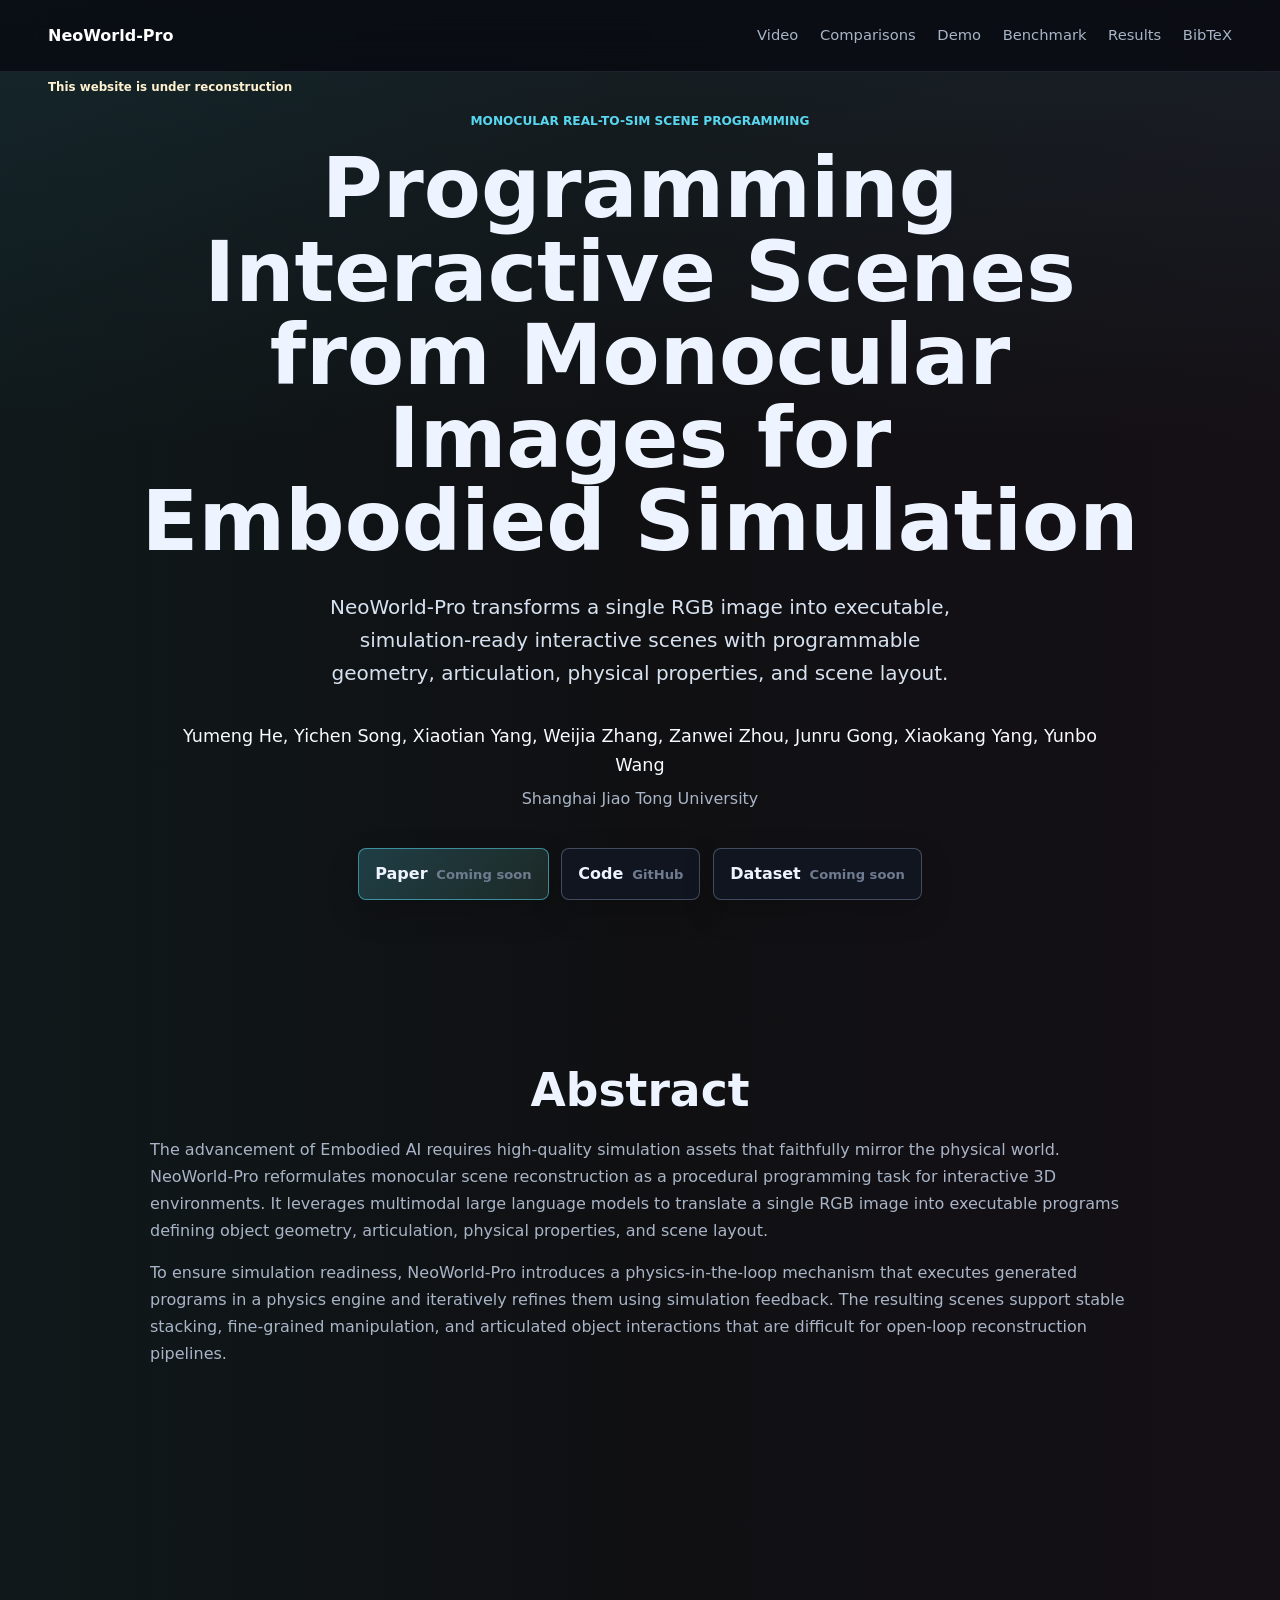
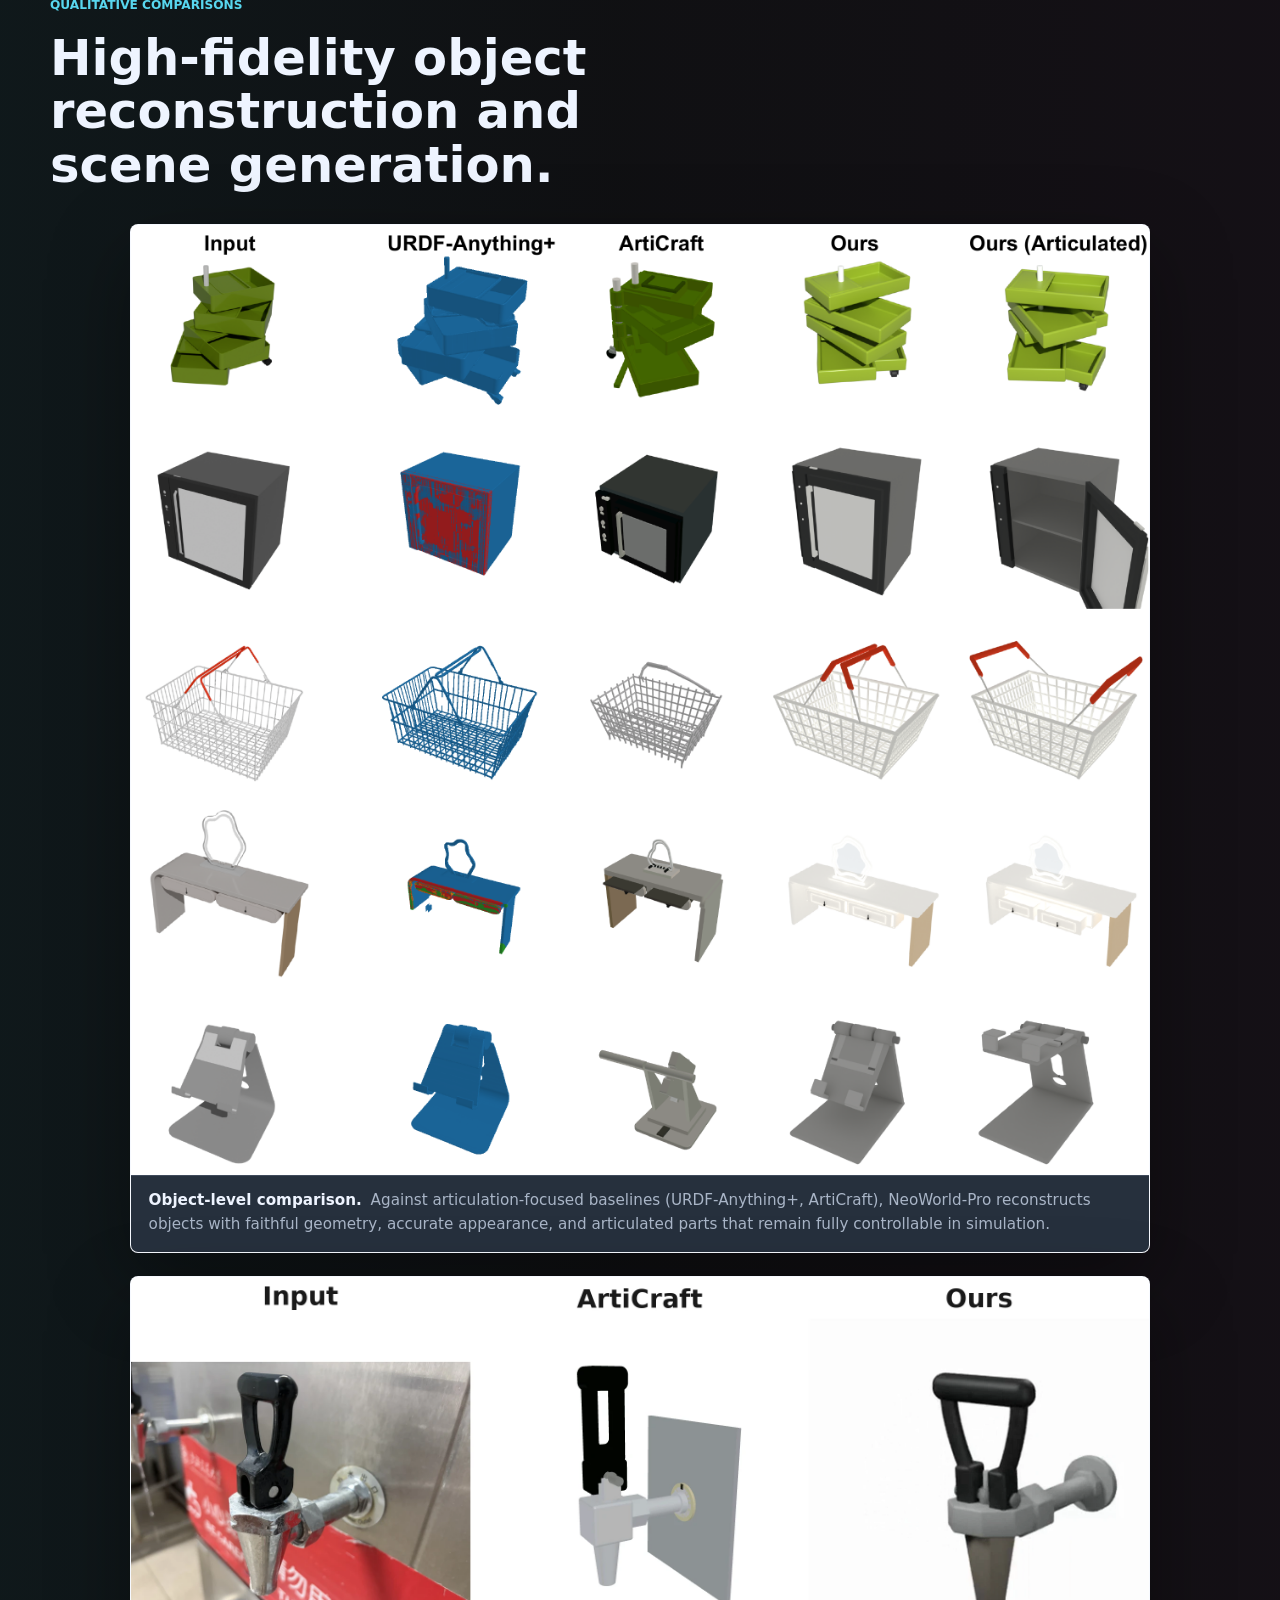
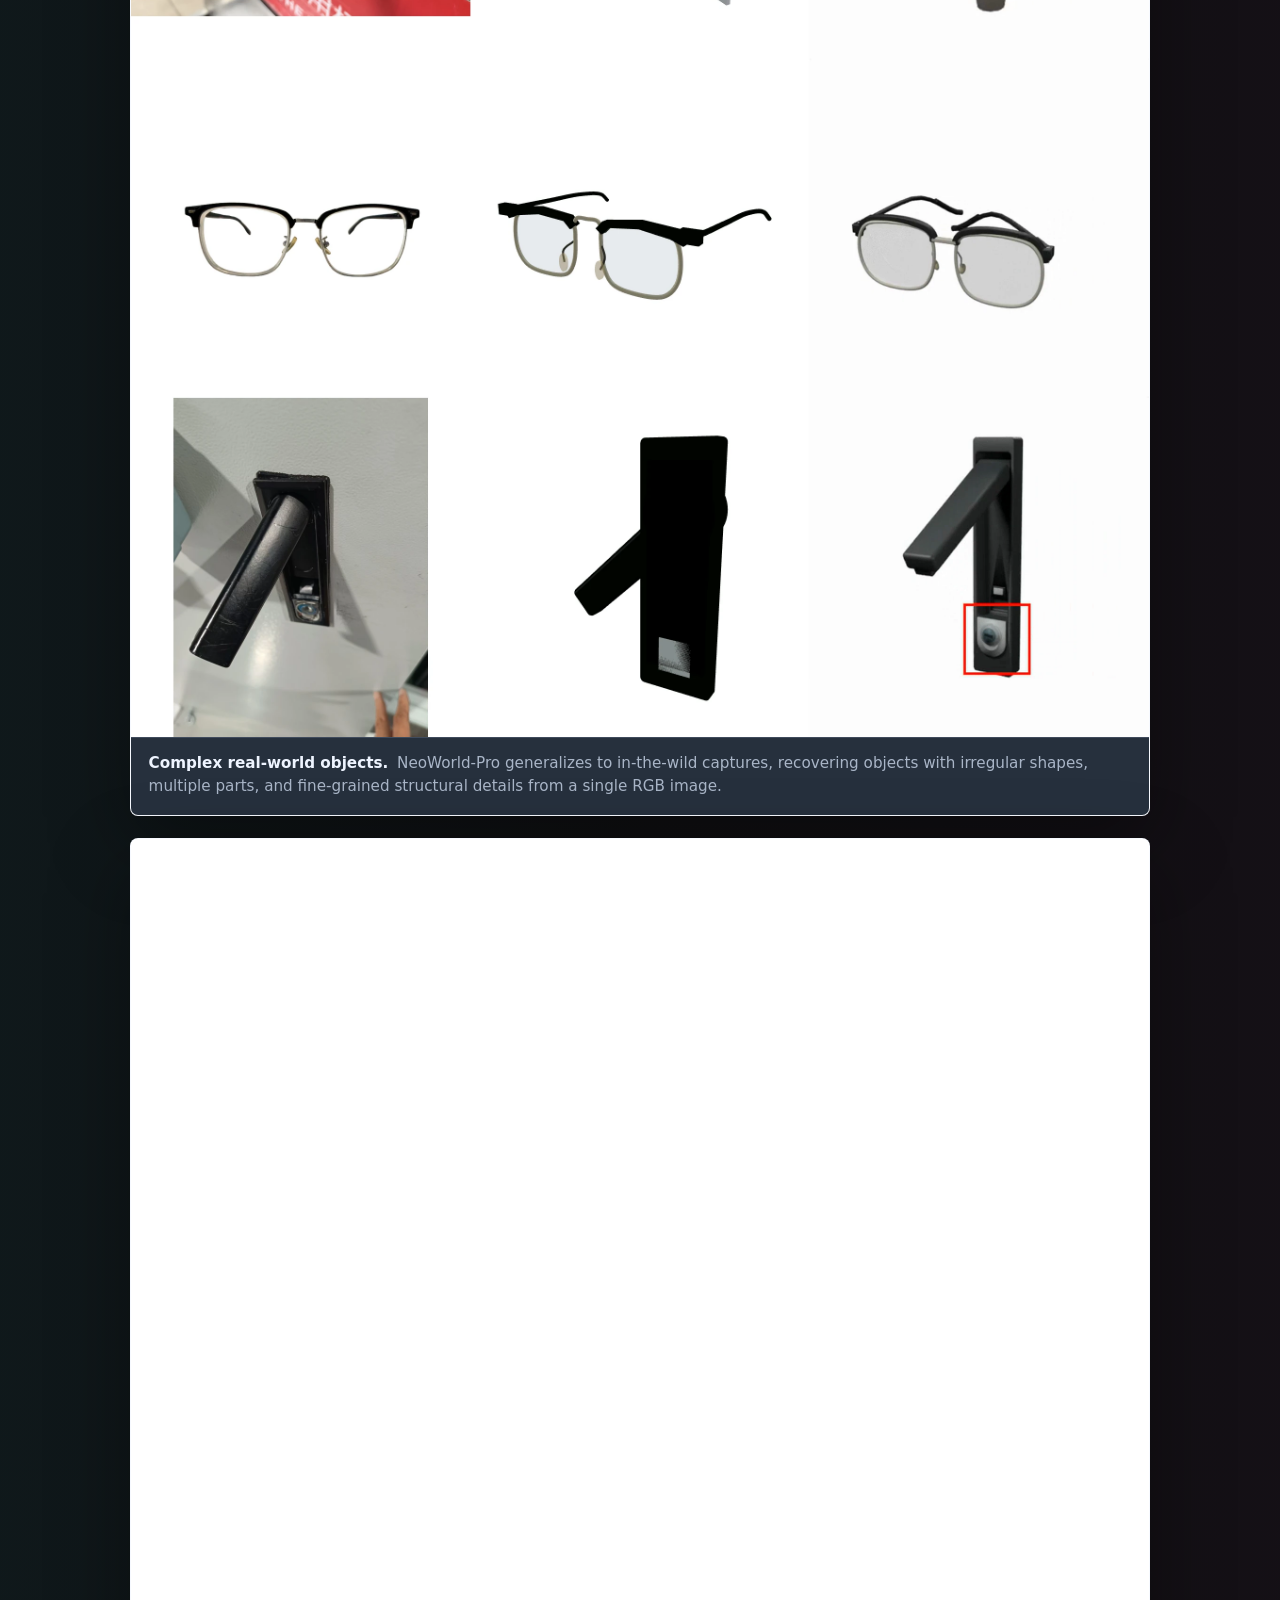
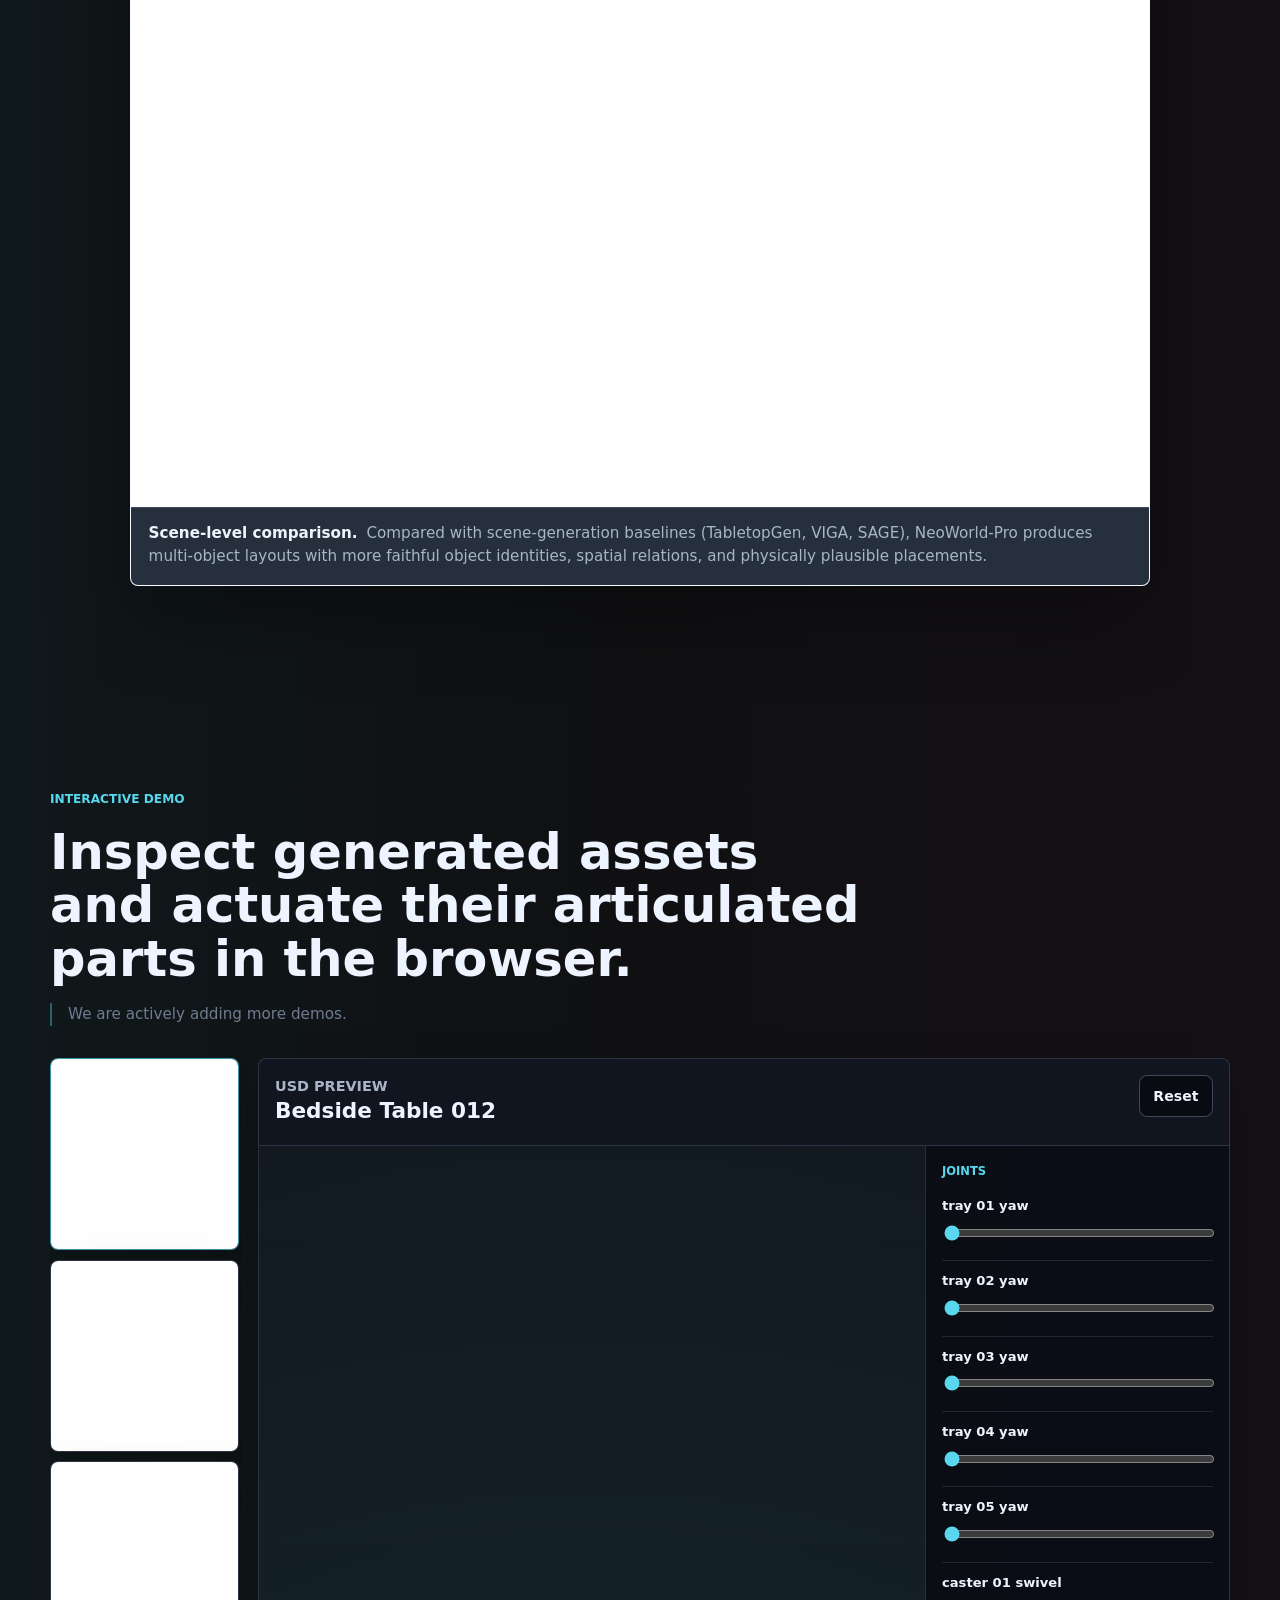
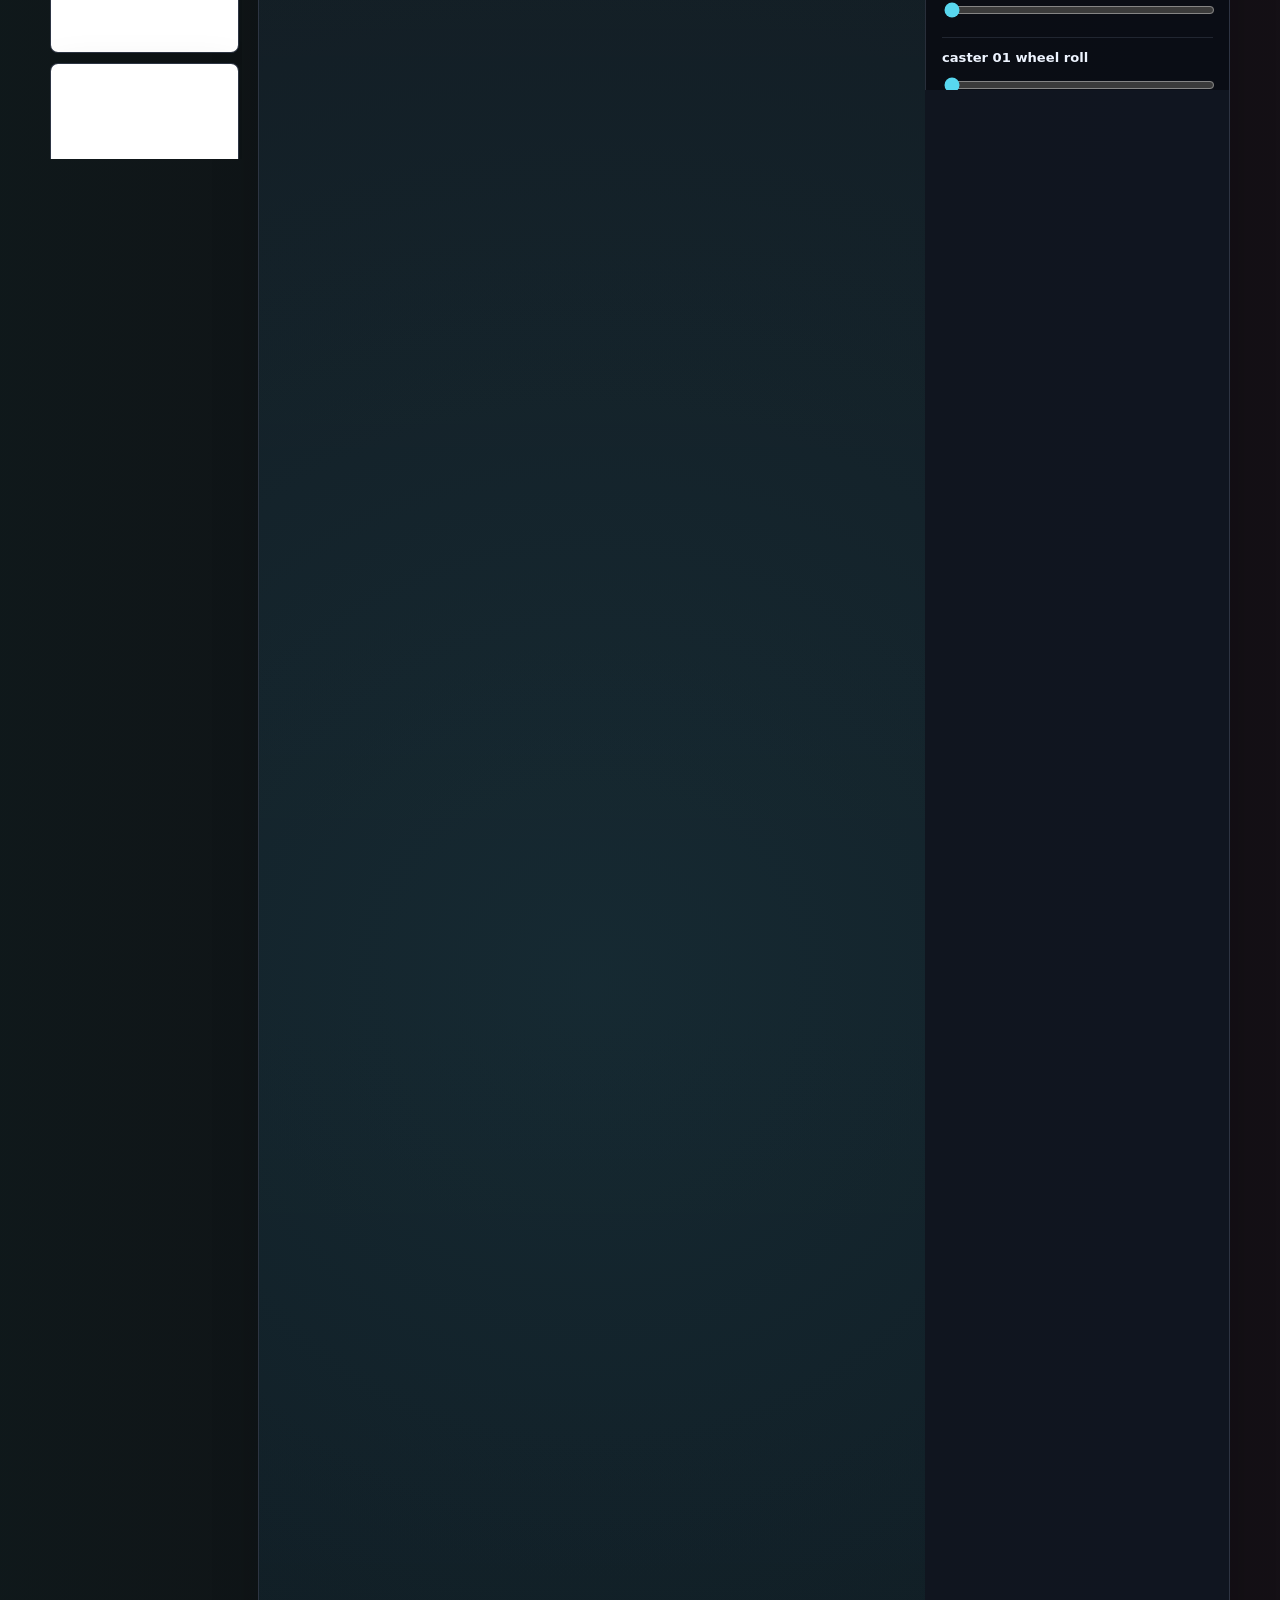
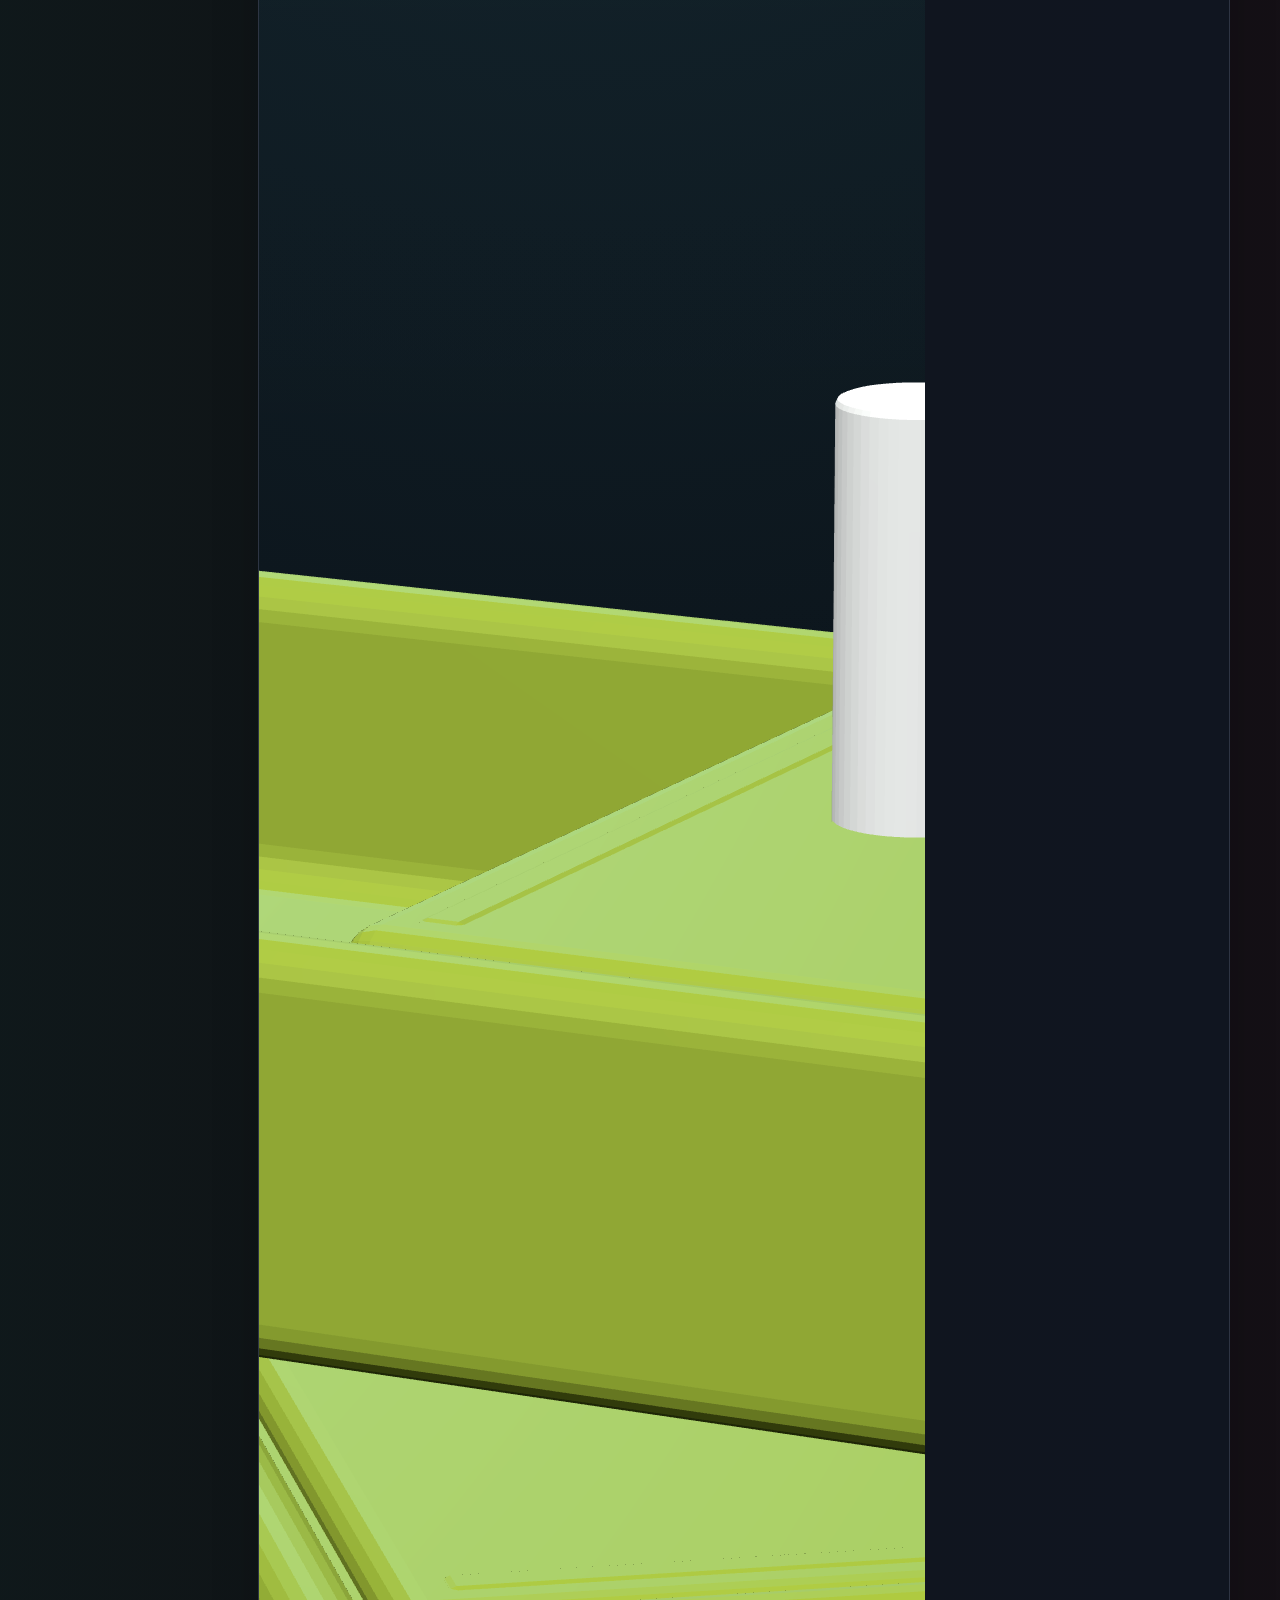
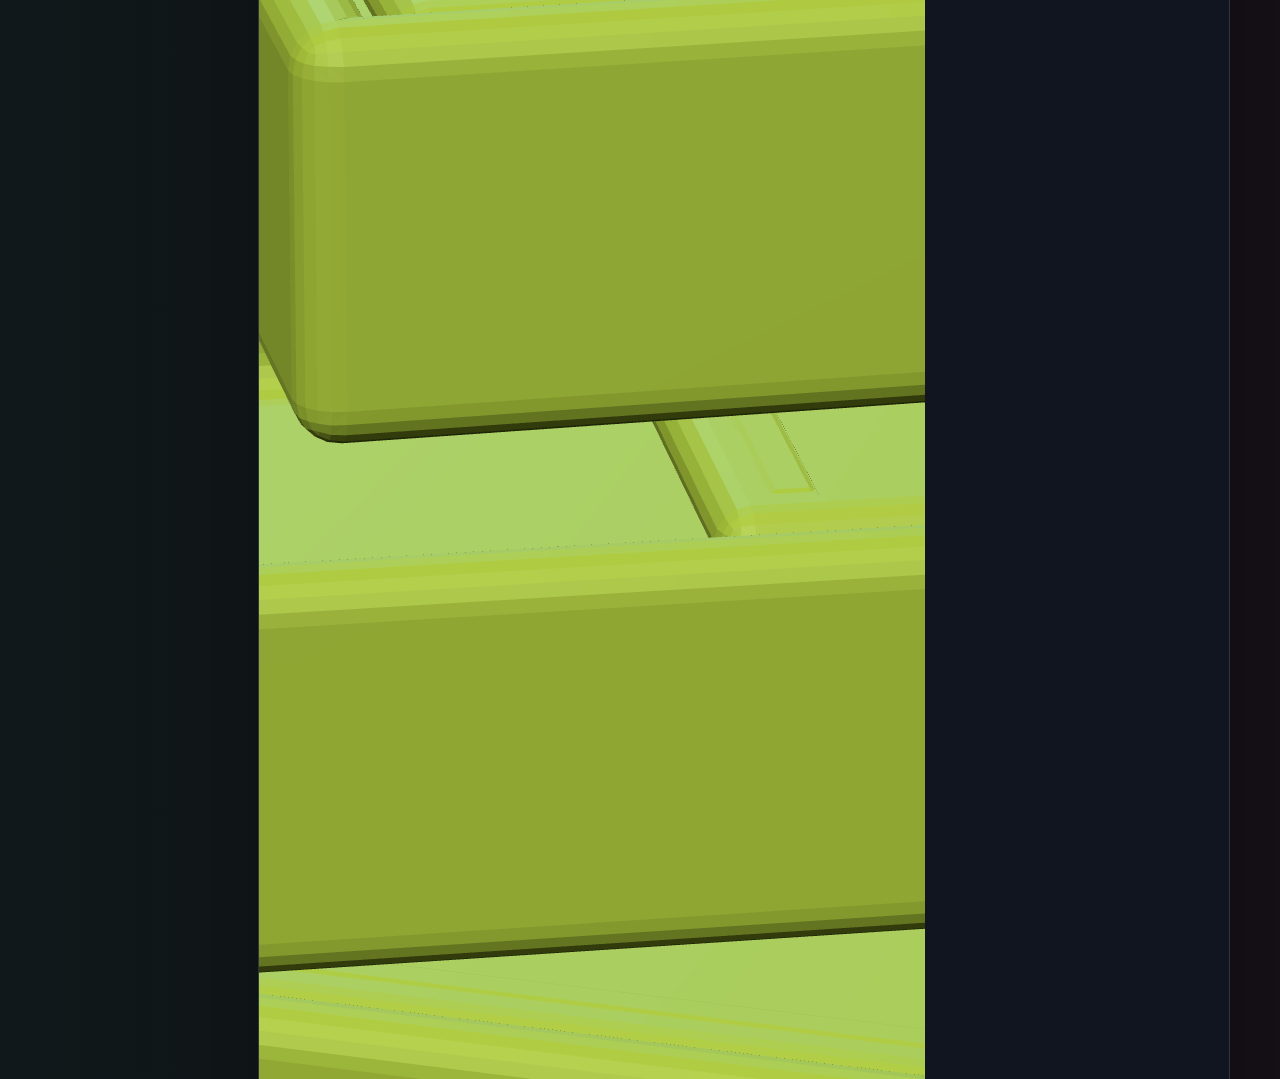
<file: PRISM/index.html>
<!DOCTYPE html>
<html lang="en">
<head>
  <meta charset="utf-8">
  <meta name="viewport" content="width=device-width, initial-scale=1">
  <meta name="description" content="NeoWorld-Pro programs interactive simulation-ready scenes from monocular images through MLLM-driven code synthesis and physics-in-the-loop refinement.">
  <meta name="keywords" content="NeoWorld-Pro, embodied simulation, real-to-sim, monocular reconstruction, articulated objects, MLLM, physics-in-the-loop">
  <meta property="og:title" content="NeoWorld-Pro: Programming Interactive Scenes from Monocular Images for Embodied Simulation">
  <meta property="og:description" content="Project page for NeoWorld-Pro, a framework for simulation-ready interactive scene generation from a single RGB image.">
  <meta property="og:image" content="static/images/figure-1-demonstration.png">
  <meta name="twitter:card" content="summary_large_image">
  <title>NeoWorld-Pro: Programming Interactive Scenes from Monocular Images</title>
  <link rel="stylesheet" href="static/css/style.css">
  <script type="importmap">
    {
      "imports": {
        "three": "./static/vendor/three/three.module.js",
        "three/addons/": "./static/vendor/three/examples/jsm/"
      }
    }
  </script>
  <link rel="modulepreload" href="static/js/demo-viewer.js">
  <link rel="modulepreload" href="static/vendor/three/three.module.js">
  <link rel="modulepreload" href="static/vendor/three/three.core.js">
  <link rel="modulepreload" href="static/vendor/three/examples/jsm/loaders/OBJLoader.js">
</head>
<body>
  <header class="site-nav" aria-label="Primary navigation">
    <a class="brand" href="#top" aria-label="NeoWorld-Pro home">NeoWorld-Pro</a>
    <nav class="nav-links">
      <a href="#teaser-video">Video</a>
      <a href="#comparisons">Comparisons</a>
      <a href="#demo-visualization">Demo</a>
      <!--
      <a href="#method">Method</a>
      -->
      <a href="#benchmark">Benchmark</a>
      <a href="#results">Results</a>
      <a href="#bibtex">BibTeX</a>
    </nav>
  </header>

  <main id="top">
    <section class="hero" aria-labelledby="paper-title">
      <div class="hero-grid" aria-hidden="true"></div>
      <p class="reconstruction-note">This website is under reconstruction</p>
      <div class="hero-inner">
        <p class="eyebrow">Monocular Real-to-Sim Scene Programming</p>
        <h1 id="paper-title">
          <span class="title-part">Programming</span>
          <span class="title-part">Interactive</span>
          <span class="title-part">Scenes</span>
          <span class="title-part">from Monocular</span>
          <span class="title-part">Images for</span>
          <span class="title-part">Embodied</span>
          <span class="title-part">Simulation</span>
        </h1>
        <p class="subtitle">
          NeoWorld-Pro transforms a single RGB image into executable, simulation-ready interactive scenes with programmable geometry, articulation, physical properties, and scene layout.
        </p>
        <p class="authors">
          Yumeng He, Yichen Song, Xiaotian Yang, Weijia Zhang, Zanwei Zhou, Junru Gong, Xiaokang Yang, Yunbo Wang
        </p>
        <p class="affiliation">Shanghai Jiao Tong University</p>
        <div class="button-row" aria-label="Project links">
          <a class="button button-primary placeholder-link" href="#" aria-disabled="true">Paper <span>Coming soon</span></a>
          <a class="button" href="https://github.com/raynehe/NeoWorld-Pro">Code <span>GitHub</span></a>
          <a class="button placeholder-link" href="#" aria-disabled="true">Dataset <span>Coming soon</span></a>
        </div>
      </div>
    </section>

    <section id="teaser-video" class="section reveal">
      <div class="section-heading">
        <h2>Abstract</h2>
      </div>
      <div class="teaser-summary">
        <p>
          The advancement of Embodied AI requires high-quality simulation assets that faithfully mirror the physical world. NeoWorld-Pro reformulates monocular scene reconstruction as a procedural programming task for interactive 3D environments. It leverages multimodal large language models to translate a single RGB image into executable programs defining object geometry, articulation, physical properties, and scene layout.
        </p>
        <p>
          To ensure simulation readiness, NeoWorld-Pro introduces a physics-in-the-loop mechanism that executes generated programs in a physics engine and iteratively refines them using simulation feedback. The resulting scenes support stable stacking, fine-grained manipulation, and articulated object interactions that are difficult for open-loop reconstruction pipelines.
        </p>
      </div>
    </section>

    <section id="comparisons" class="section reveal">
      <div class="section-heading">
        <p class="eyebrow">Qualitative Comparisons</p>
        <h2>High-fidelity object reconstruction and scene generation.</h2>
      </div>
      <div class="comparison-gallery">
        <figure class="figure-panel comparison-figure">
          <img src="asset/Object%20Comparision.png" alt="Object-level qualitative comparison between NeoWorld-Pro and prior articulation baselines." loading="lazy" decoding="async">
          <figcaption class="comparison-caption">
            <strong>Object-level comparison.</strong>
            Against articulation-focused baselines (URDF-Anything+, ArtiCraft), NeoWorld-Pro reconstructs objects with faithful geometry, accurate appearance, and articulated parts that remain fully controllable in simulation.
          </figcaption>
        </figure>
        <figure class="figure-panel comparison-figure">
          <img src="asset/Complex%20Real-world%20Object.webp" alt="NeoWorld-Pro reconstructions on complex real-world captured objects." loading="lazy" decoding="async">
          <figcaption class="comparison-caption">
            <strong>Complex real-world objects.</strong>
            NeoWorld-Pro generalizes to in-the-wild captures, recovering objects with irregular shapes, multiple parts, and fine-grained structural details from a single RGB image.
          </figcaption>
        </figure>
        <figure class="figure-panel comparison-figure">
          <img src="asset/Scene%20Comparison.png" alt="Scene-level qualitative comparison against TabletopGen, VIGA, and SAGE." loading="lazy" decoding="async">
          <figcaption class="comparison-caption">
            <strong>Scene-level comparison.</strong>
            Compared with scene-generation baselines (TabletopGen, VIGA, SAGE), NeoWorld-Pro produces multi-object layouts with more faithful object identities, spatial relations, and physically plausible placements.
          </figcaption>
        </figure>
      </div>
    </section>

    <section id="demo-visualization" class="section reveal">
      <div class="section-heading">
        <p class="eyebrow">Interactive Demo</p>
        <h2>Inspect generated assets and actuate their articulated parts in the browser.</h2>
        <blockquote class="demo-note">We are actively adding more demos.</blockquote>
      </div>
      <div class="demo-shell" data-demo-viewer>
        <aside class="demo-case-list" data-demo-list aria-label="Demo cases">
          <div class="demo-loading">Loading demo cases...</div>
        </aside>
        <div class="demo-viewer-panel">
          <div class="demo-viewer-header">
            <div>
              <p class="demo-kicker">USD Preview</p>
              <h3 data-demo-title>Loading demo</h3>
              <p data-demo-meta>Preparing the interactive viewer.</p>
            </div>
            <button class="demo-reset-button" type="button" data-demo-reset>Reset</button>
          </div>
          <div class="demo-stage-layout">
            <div class="demo-stage" data-demo-stage>
              <div class="demo-stage-placeholder">
                <span>Loading 3D scene...</span>
              </div>
            </div>
            <aside class="demo-joint-panel" data-joint-panel>
              <p class="demo-panel-title">Joints</p>
              <p class="demo-panel-empty">Joint controls appear after a case loads.</p>
            </aside>
          </div>
          <div class="demo-status" data-demo-status>Choose a case to load its simulation-ready asset.</div>
        </div>
      </div>
    </section>

    <!--
    <section id="method" class="section reveal">
      <div class="section-heading">
        <p class="eyebrow">Method</p>
        <h2>A two-level closed loop for object validity and scene consistency.</h2>
      </div>
      <p class="method-intro">
        NeoWorld-Pro targets scene-level interactive simulation rather than static reconstruction. It first programs object assets as editable Blender, URDF, and USD representations, then optimizes scene assembly in Isaac Sim so physics feedback and semantic scoring can refine object assets, articulations, support relations, and scene consistency.
      </p>
      <div class="step-grid">
        <article>
          <span>Step 1</span>
          <h3>Scene parsing</h3>
          <p>An MLLM reasoner predicts scene hierarchy, 2D and 3D boxes, support relations, and occlusion cues from the input image.</p>
        </article>
        <article>
          <span>Step 2</span>
          <h3>Procedural asset programming</h3>
          <p>An MLLM programmer generates Blender geometry scripts, articulation code, and URDF export logic for each foreground object.</p>
        </article>
        <article>
          <span>Step 3</span>
          <h3>Object-level physics loop</h3>
          <p>Free-fall and force-perturbation rollouts expose mass, collision, joint-axis, joint-range, and articulation errors for localized code edits.</p>
        </article>
        <article>
          <span>Step 4</span>
          <h3>Scene-level CEM refinement</h3>
          <p>Cross-Entropy Method optimization adjusts planar translation, yaw, and scale using simulation rewards and MLLM semantic scoring.</p>
        </article>
      </div>
    </section>
    -->

    <section id="benchmark" class="section reveal">
      <div class="section-heading">
        <p class="eyebrow">Dataset and Benchmark</p>
        <h2>A multi-object simulation benchmark for physically executable scenes.</h2>
      </div>
      <div class="benchmark-layout">
        <div class="benchmark-copy">
          <p>
            NeoWorld-Pro is evaluated on PartNet-Mobility and a newly constructed synthetic scene benchmark designed to stress-test monocular reconstruction in physically realistic multi-object environments. The benchmark tasks cover placement, assembly, articulation, and interaction with task-relevant affordances.
          </p>
          <p>
            Across 84 downstream manipulation tasks, NeoWorld-Pro achieves a 92.85% task success rate.
          </p>
          <div class="benchmark-stats">
            <div>
              <strong>100</strong>
              <span>object categories</span>
            </div>
            <div>
              <strong>80</strong>
              <span>articulated categories</span>
            </div>
            <div>
              <strong>30</strong>
              <span>USD-format scenes</span>
            </div>
            <div>
              <strong>84</strong>
              <span>downstream tasks</span>
            </div>
          </div>
        </div>
        <figure class="figure-panel">
          <img src="asset/figure/task.png" alt="Examples of NeoWorld-Pro benchmark scenes with their corresponding manipulation tasks." loading="lazy" decoding="async">
        </figure>
      </div>
    </section>

    <section id="results" class="section reveal">
      <div class="section-heading">
        <p class="eyebrow">Results</p>
        <h2>Closed-loop programming improves reconstruction, articulation, and downstream interaction.</h2>
      </div>
      <div class="result-gallery">
        <figure class="figure-panel scene-reconstruction-figure">
          <img src="asset/figure/scene-level-reconstruction.png" alt="Scene-level reconstruction comparison showing input and ours results." loading="lazy" decoding="async">
          <figcaption class="scene-reconstruction-caption">Scene-level reconstruction (Input / Ours)</figcaption>
        </figure>
        <figure class="figure-panel real-captured-reconstruction-panel">
          <div class="real-captured-media-row">
            <img src="asset/figure/real-captured-input.png" alt="Real-captured input image." loading="lazy" decoding="async">
            <video controls muted loop playsinline preload="metadata">
              <source src="asset/figure/scene_video.mp4" type="video/mp4">
            </video>
          </div>
          <figcaption class="realworld-video-caption">
            Real-captured reconstruction (Input / Ours)
          </figcaption>
        </figure>
      </div>

      <div class="table-grid">
        <section class="data-table appearance-table" aria-labelledby="appearance-table-title">
          <h3 id="appearance-table-title">Object-Level Appearance and Geometry</h3>
          <div class="table-wrap">
            <table>
              <thead>
                <tr>
                  <th rowspan="2">Method</th>
                  <th colspan="5">Appearance Evaluation (Image)</th>
                  <th>Similarity</th>
                  <th colspan="4">Geometry Evaluation</th>
                </tr>
                <tr>
                  <th>SSIM↑</th>
                  <th>LPIPS↓</th>
                  <th>FID↓</th>
                  <th>KID×100↓</th>
                  <th>CLIP↑</th>
                  <th>Uni3D↑</th>
                  <th>CD×10↓</th>
                  <th>F@0.01↑</th>
                  <th>F@0.05↑</th>
                  <th>F@0.1↑</th>
                </tr>
              </thead>
              <tbody>
                <tr>
                  <td>Articulate-Anything</td>
                  <td>0.7646</td>
                  <td>0.2930</td>
                  <td>142.46</td>
                  <td>2.3116</td>
                  <td>0.7056</td>
                  <td>0.2218</td>
                  <td>0.2588</td>
                  <td>12.94</td>
                  <td>49.14</td>
                  <td>70.69</td>
                </tr>
                <tr>
                  <td>PhysX-Anything</td>
                  <td>0.7657</td>
                  <td>0.2991</td>
                  <td>93.42</td>
                  <td>0.4032</td>
                  <td>0.7937</td>
                  <td>0.1921</td>
                  <td>0.3744</td>
                  <td>10.14</td>
                  <td>41.16</td>
                  <td>62.65</td>
                </tr>
                <tr class="highlight-row">
                  <td>NeoWorld-Pro</td>
                  <td>0.8398</td>
                  <td>0.1864</td>
                  <td>72.59</td>
                  <td>0.2878</td>
                  <td>0.8125</td>
                  <td>0.3522</td>
                  <td>0.2065</td>
                  <td>25.77</td>
                  <td>58.31</td>
                  <td>75.47</td>
                </tr>
              </tbody>
            </table>
          </div>
        </section>

        <section class="data-table articulation-table" aria-labelledby="articulation-table-title">
          <h3 id="articulation-table-title">Articulation and Kinematics</h3>
          <div class="table-wrap">
            <table>
              <thead>
                <tr>
                  <th>Method</th>
                  <th>Total</th>
                  <th>#Pred</th>
                  <th>#Hit</th>
                  <th>Miss↓</th>
                  <th>Axis↓</th>
                  <th>Pivot↓</th>
                  <th>Type↓</th>
                </tr>
              </thead>
              <tbody>
                <tr>
                  <td>Articulate-Anything</td>
                  <td>256</td>
                  <td>175</td>
                  <td>153</td>
                  <td>40%</td>
                  <td>47.70</td>
                  <td>1.54</td>
                  <td>23.62%</td>
                </tr>
                <tr>
                  <td>PhysX-Anything</td>
                  <td>256</td>
                  <td>188</td>
                  <td>136</td>
                  <td>47%</td>
                  <td>26.91</td>
                  <td>1.49</td>
                  <td>26.17%</td>
                </tr>
                <tr class="highlight-row">
                  <td>NeoWorld-Pro</td>
                  <td>256</td>
                  <td>305</td>
                  <td>238</td>
                  <td>7%</td>
                  <td>16.50</td>
                  <td>1.09</td>
                  <td>5.63%</td>
                </tr>
              </tbody>
            </table>
          </div>
        </section>
      </div>
    </section>

    <section id="bibtex" class="section reveal">
      <div class="section-heading">
        <p class="eyebrow">Citation</p>
        <h2>BibTeX</h2>
      </div>
      <pre class="bibtex"><code>@misc{he2026NeoWorld-Pro,
  title  = {NeoWorld-Pro: Programming Interactive Scenes from Monocular Images for Embodied Simulation},
  author = {He, Yumeng and Song, Yichen and Yang, Xiaotian and Zhang, Weijia and Zhou, Zanwei and Gong, Junru and Yang, Xiaokang and Wang, Yunbo},
  year   = {2026},
  note   = {Project page}
}</code></pre>
    </section>
  </main>

  <footer class="footer">
    <p>NeoWorld-Pro project page. Built as a self-contained static website.</p>
  </footer>

  <script src="static/js/main.js"></script>
  <script>
    if (window.location.protocol === "file:") {
      const message = "Open this page through a local HTTP server to load demos.";
      document.querySelectorAll("[data-demo-list]").forEach((element) => {
        element.replaceChildren();
        const notice = document.createElement("div");
        notice.className = "demo-loading";
        notice.textContent = message;
        element.append(notice);
      });
      const title = document.querySelector("[data-demo-title]");
      const meta = document.querySelector("[data-demo-meta]");
      const status = document.querySelector("[data-demo-status]");
      const stageLabel = document.querySelector(".demo-stage-placeholder span");
      if (title) title.textContent = "Local server required";
      if (meta) meta.textContent = "The browser blocks demo module and asset loading from file paths.";
      if (status) status.textContent = message;
      if (stageLabel) stageLabel.textContent = "Waiting for HTTP preview...";
    }
  </script>
  <script type="module" src="static/js/demo-viewer.js"></script>
</body>
</html>
</file>
<file: PRISM/static/css/style.css>
:root {
  color-scheme: dark;
  --bg: #07090f;
  --bg-elevated: #0d111a;
  --panel: #111722;
  --panel-strong: #151d2a;
  --text: #eef4ff;
  --muted: #a9b5c7;
  --soft: #6f7c90;
  --line: rgba(199, 218, 255, 0.16);
  --line-strong: rgba(199, 218, 255, 0.28);
  --cyan: #58d7ef;
  --mint: #7de0b5;
  --amber: #e6bf6a;
  --rose: #e98080;
  --shadow: 0 28px 80px rgba(0, 0, 0, 0.34);
}

* {
  box-sizing: border-box;
}

html {
  scroll-behavior: smooth;
  background: var(--bg);
}

body {
  margin: 0;
  min-height: 100vh;
  overflow-x: hidden;
  color: var(--text);
  font-family: Inter, ui-sans-serif, system-ui, -apple-system, BlinkMacSystemFont, "Segoe UI", Arial, sans-serif;
  line-height: 1.6;
  background:
    linear-gradient(180deg, rgba(88, 215, 239, 0.08) 0%, rgba(7, 9, 15, 0) 28rem),
    linear-gradient(90deg, rgba(125, 224, 181, 0.07), rgba(230, 191, 106, 0.04) 48%, rgba(233, 128, 128, 0.06)),
    var(--bg);
}

body::before {
  position: fixed;
  inset: 0;
  z-index: -2;
  content: "";
  background-image:
    linear-gradient(rgba(199, 218, 255, 0.06) 1px, transparent 1px),
    linear-gradient(90deg, rgba(199, 218, 255, 0.06) 1px, transparent 1px);
  background-size: 42px 42px;
  mask-image: linear-gradient(180deg, rgba(0, 0, 0, 0.85), rgba(0, 0, 0, 0.2) 48rem, transparent);
  pointer-events: none;
}

a {
  color: inherit;
  text-decoration: none;
}

img {
  display: block;
  max-width: 100%;
}

::selection {
  color: #ffffff;
  background: rgba(88, 215, 239, 0.35);
}

.site-nav {
  position: fixed;
  top: 0;
  left: 0;
  right: 0;
  z-index: 20;
  display: flex;
  align-items: center;
  justify-content: space-between;
  gap: 1rem;
  padding: 1rem clamp(1rem, 4vw, 3rem);
  border-bottom: 1px solid rgba(199, 218, 255, 0.1);
  background: rgba(7, 9, 15, 0.76);
  backdrop-filter: blur(18px);
}

.brand {
  display: inline-flex;
  align-items: center;
  min-height: 2.25rem;
  font-weight: 800;
  letter-spacing: 0;
  color: #ffffff;
}

.reconstruction-note {
  position: absolute;
  top: 5rem;
  left: clamp(1rem, 4vw, 3rem);
  z-index: 1;
  max-width: min(18rem, calc(100% - 2rem));
  margin: 0;
  color: #fff2cf;
  font-size: 0.74rem;
  font-weight: 800;
  line-height: 1.25;
  overflow-wrap: anywhere;
}

.nav-links {
  display: flex;
  align-items: center;
  gap: clamp(0.5rem, 2vw, 1.35rem);
  font-size: 0.92rem;
  color: var(--muted);
}

.nav-links a {
  padding: 0.45rem 0;
  border-bottom: 1px solid transparent;
  transition: color 160ms ease, border-color 160ms ease;
}

.nav-links a:hover,
.nav-links a:focus-visible {
  color: var(--text);
  border-color: var(--cyan);
}

.hero {
  position: relative;
  display: flex;
  min-height: 100vh;
  align-items: center;
  overflow: hidden;
  padding: 7rem clamp(1rem, 4vw, 3rem) 4rem;
}

.hero-grid {
  position: absolute;
  inset: 5rem clamp(1rem, 4vw, 4rem) 3rem;
  z-index: -1;
  border: 1px solid rgba(199, 218, 255, 0.1);
  background:
    linear-gradient(90deg, rgba(88, 215, 239, 0.08), transparent 35%, rgba(230, 191, 106, 0.08)),
    repeating-linear-gradient(0deg, rgba(255, 255, 255, 0.04) 0 1px, transparent 1px 32px),
    repeating-linear-gradient(90deg, rgba(255, 255, 255, 0.04) 0 1px, transparent 1px 32px);
  opacity: 0.72;
}

.hero-inner {
  width: min(100%, 1120px);
  margin: 0 auto;
  text-align: center;
}

.eyebrow {
  margin: 0 0 1rem;
  color: var(--cyan);
  font-size: 0.76rem;
  font-weight: 800;
  letter-spacing: 0;
  text-transform: uppercase;
  overflow-wrap: break-word;
}

h1,
h2,
h3,
p {
  margin-top: 0;
}

h1 {
  max-width: 1080px;
  margin: 0 auto;
  font-size: 5.2rem;
  line-height: 1;
  letter-spacing: 0;
  text-wrap: balance;
  overflow-wrap: break-word;
}

.title-part {
  display: inline;
}

.subtitle {
  max-width: 850px;
  margin: 1.75rem auto 0;
  color: #d7e2f1;
  font-size: 1.25rem;
  line-height: 1.65;
  text-wrap: balance;
}

.authors {
  max-width: 960px;
  margin: 2rem auto 0;
  color: #f7fbff;
  font-size: 1.1rem;
}

.affiliation {
  margin: 0.45rem auto 0;
  color: var(--muted);
  font-size: 1rem;
}

.button-row {
  display: flex;
  flex-wrap: wrap;
  justify-content: center;
  gap: 0.8rem;
  margin-top: 2.3rem;
}

.button {
  display: inline-flex;
  min-height: 2.9rem;
  align-items: center;
  justify-content: center;
  gap: 0.55rem;
  padding: 0.75rem 1rem;
  border: 1px solid var(--line-strong);
  border-radius: 8px;
  color: var(--text);
  background: rgba(17, 23, 34, 0.9);
  font-weight: 750;
  box-shadow: 0 12px 32px rgba(0, 0, 0, 0.18);
  transition: transform 160ms ease, border-color 160ms ease, background 160ms ease;
}

.button span {
  color: var(--soft);
  font-size: 0.82rem;
  font-weight: 650;
}

.button:hover,
.button:focus-visible {
  transform: translateY(-2px);
  border-color: rgba(88, 215, 239, 0.65);
  background: rgba(20, 31, 45, 0.95);
}

.button-primary {
  border-color: rgba(88, 215, 239, 0.55);
  background: linear-gradient(135deg, rgba(88, 215, 239, 0.22), rgba(125, 224, 181, 0.12));
}

.section {
  width: min(100% - 2rem, 1180px);
  margin: 0 auto;
  padding: clamp(4.5rem, 8vw, 7.5rem) 0;
}

.section-heading {
  max-width: 850px;
  margin-bottom: 2rem;
}

.section-heading h2 {
  margin: 0;
  font-size: 3.1rem;
  line-height: 1.08;
  letter-spacing: 0;
  text-wrap: balance;
}

.benchmark-layout {
  display: grid;
  grid-template-columns: minmax(0, 0.82fr) minmax(0, 1.18fr);
  gap: clamp(1.4rem, 4vw, 3rem);
  align-items: start;
}

.figure-panel {
  margin: 0;
  overflow: hidden;
  border: 1px solid var(--line);
  border-radius: 8px;
  background: #ffffff;
  box-shadow: var(--shadow);
}

.figure-panel img {
  display: block;
  width: 100%;
  height: auto;
  background: #ffffff;
}

.figure-panel.wide {
  margin-bottom: 1.5rem;
}

.video-panel {
  width: min(100%, 980px);
  margin: 0 auto;
  overflow: hidden;
  border: 1px solid var(--line);
  border-radius: 8px;
  background: #000000;
  box-shadow: var(--shadow);
}

.video-panel video {
  display: block;
  width: 100%;
  aspect-ratio: 16 / 9;
  background: #000000;
}

.realworld-video-panel {
  width: min(100%, 520px);
  justify-self: end;
  margin: 0;
}

.realworld-video-panel video {
  aspect-ratio: 3 / 4;
  object-fit: contain;
}

.realworld-video-caption {
  padding: 0.75rem 1rem 0.9rem;
  color: var(--soft);
  background: #000000;
  border-top: 1px solid rgba(255, 255, 255, 0.12);
  font-size: 0.9rem;
  font-weight: 750;
  line-height: 1.35;
  text-align: center;
}

#teaser-video .section-heading {
  width: min(100%, 980px);
  max-width: none;
  margin: 0 auto 1.25rem;
  text-align: center;
}

#teaser-video .section-heading h2 {
  font-size: clamp(2.1rem, 4vw, 2.85rem);
}

.teaser-summary {
  width: min(100%, 980px);
  margin: 0 auto 1.5rem;
  color: var(--muted);
  font-size: 1rem;
  line-height: 1.7;
  text-align: left;
}

.teaser-summary p {
  margin: 0;
}

.teaser-summary p + p {
  margin-top: 0.9rem;
}

.demo-note {
  margin: 1rem 0 0;
  padding-left: 1rem;
  border-left: 2px solid rgba(88, 215, 239, 0.38);
  color: var(--soft);
  font-size: 0.95rem;
  line-height: 1.55;
}

.demo-shell {
  --demo-card-size: 12rem;
  --demo-card-half-size: 6rem;
  --demo-card-gap: 0.6rem;
  --demo-list-visible-height: calc(
    var(--demo-card-size) + var(--demo-card-gap) +
    var(--demo-card-size) + var(--demo-card-gap) +
    var(--demo-card-size) + var(--demo-card-gap) +
    var(--demo-card-half-size)
  );
  display: grid;
  grid-template-columns: minmax(10rem, var(--demo-card-size)) minmax(0, 1fr);
  gap: 1rem;
  align-items: stretch;
}

.demo-case-list {
  display: flex;
  flex-direction: column;
  gap: var(--demo-card-gap);
  min-width: 0;
  max-height: var(--demo-list-visible-height);
  overflow-y: auto;
  overflow-x: hidden;
  padding-right: 0.2rem;
  scrollbar-width: none;
  -ms-overflow-style: none;
}

.demo-case-list::-webkit-scrollbar {
  display: none;
}

.demo-loading,
.demo-case-button,
.demo-viewer-panel,
.demo-joint-panel {
  border: 1px solid var(--line);
  border-radius: 8px;
  background: rgba(17, 23, 34, 0.86);
  box-shadow: 0 18px 48px rgba(0, 0, 0, 0.18);
}

.demo-loading {
  padding: 1rem;
  color: var(--muted);
  font-size: 0.9rem;
}

.demo-case-button {
  position: relative;
  display: block;
  flex: 0 0 auto;
  width: 100%;
  height: var(--demo-card-size);
  aspect-ratio: 1;
  min-height: 0;
  min-width: 0;
  padding: 0;
  overflow: hidden;
  color: inherit;
  font: inherit;
  text-align: left;
  cursor: pointer;
  transition: border-color 160ms ease, transform 160ms ease, background 160ms ease;
}

.demo-case-button:hover,
.demo-case-button:focus-visible,
.demo-case-button.is-active {
  border-color: rgba(88, 215, 239, 0.65);
  background: rgba(20, 31, 45, 0.95);
}

.demo-case-button:hover,
.demo-case-button:focus-visible {
  transform: translateY(-2px);
}

.demo-case-button img {
  display: block;
  width: 100%;
  height: 100%;
  object-fit: contain;
}

.demo-case-thumb {
  display: grid;
  place-items: center;
  width: 100%;
  height: 100%;
  overflow: hidden;
  background: #ffffff;
}

.demo-case-thumb-fallback {
  color: #101722;
  font-size: 1rem;
  font-weight: 850;
}

.demo-case-title {
  position: absolute;
  inset: auto 0 0;
  display: block;
  min-width: 0;
  padding: 1.75rem 0.75rem 0.75rem;
  color: var(--text);
  font-size: 0.92rem;
  font-weight: 750;
  line-height: 1.25;
  background: linear-gradient(180deg, transparent, rgba(5, 7, 13, 0.88) 54%, rgba(5, 7, 13, 0.96));
  overflow: hidden;
  overflow-wrap: anywhere;
  opacity: 0;
  transform: translateY(0.35rem);
  transition: opacity 160ms ease, transform 160ms ease;
}

.demo-case-button:hover .demo-case-title,
.demo-case-button:focus-visible .demo-case-title {
  opacity: 1;
  transform: translateY(0);
}

.demo-viewer-panel {
  min-width: 0;
  overflow: hidden;
}

.demo-viewer-header {
  display: flex;
  align-items: flex-start;
  justify-content: space-between;
  gap: 1rem;
  padding: 1rem;
  border-bottom: 1px solid var(--line);
}

.demo-viewer-header h3 {
  margin-bottom: 0.3rem;
  font-size: 1.35rem;
  line-height: 1.2;
}

.demo-viewer-header p {
  margin-bottom: 0;
  color: var(--muted);
  font-size: 0.9rem;
}

.demo-kicker,
.demo-panel-title {
  margin: 0 0 0.35rem;
  color: var(--cyan);
  font-size: 0.72rem;
  font-weight: 800;
  letter-spacing: 0;
  text-transform: uppercase;
}

.demo-reset-button {
  flex: 0 0 auto;
  min-height: 2.4rem;
  padding: 0.55rem 0.85rem;
  border: 1px solid var(--line-strong);
  border-radius: 8px;
  color: var(--text);
  background: rgba(7, 9, 15, 0.72);
  font: inherit;
  font-size: 0.88rem;
  font-weight: 750;
  cursor: pointer;
  transition: border-color 160ms ease, background 160ms ease;
}

.demo-reset-button:hover,
.demo-reset-button:focus-visible {
  border-color: rgba(88, 215, 239, 0.65);
  background: rgba(20, 31, 45, 0.95);
}

.demo-stage-layout {
  display: grid;
  grid-template-columns: minmax(0, 1fr) minmax(15rem, 19rem);
  min-height: 34rem;
}

.demo-stage {
  position: relative;
  min-width: 0;
  min-height: 34rem;
  overflow: hidden;
  background:
    radial-gradient(circle at 50% 18%, rgba(88, 215, 239, 0.14), transparent 34%),
    linear-gradient(180deg, rgba(255, 255, 255, 0.04), transparent 48%),
    #05070d;
  touch-action: none;
}

.demo-stage canvas {
  display: block;
  width: 100%;
  height: 100%;
}

.demo-stage-placeholder {
  position: absolute;
  inset: 0;
  display: grid;
  place-items: center;
  padding: 1.5rem;
  color: var(--muted);
  text-align: center;
}

.demo-stage-placeholder span {
  max-width: 22rem;
}

.demo-joint-panel {
  min-width: 0;
  max-height: 34rem;
  overflow-y: auto;
  padding: 1rem;
  border-top: 0;
  border-right: 0;
  border-bottom: 0;
  border-radius: 0;
  background: rgba(7, 9, 15, 0.64);
  box-shadow: none;
}

.demo-panel-empty {
  margin: 0;
  color: var(--muted);
  font-size: 0.9rem;
}

.demo-joint-control {
  padding: 0.75rem 0;
  border-top: 1px solid rgba(199, 218, 255, 0.12);
}

.demo-joint-control:first-of-type {
  border-top: 0;
}

.demo-joint-control label {
  display: flex;
  align-items: flex-start;
  justify-content: space-between;
  gap: 0.75rem;
  color: var(--text);
  font-size: 0.82rem;
  font-weight: 750;
  line-height: 1.25;
}

.demo-joint-name {
  min-width: 0;
  overflow-wrap: anywhere;
}

.demo-joint-control input[type="range"] {
  width: 100%;
  margin-top: 0.65rem;
  accent-color: var(--cyan);
}

.demo-status {
  padding: 0.75rem 1rem;
  border-top: 1px solid var(--line);
  color: var(--muted);
  font-size: 0.86rem;
}

.demo-status.is-error {
  color: #ffd3d3;
  background: rgba(233, 128, 128, 0.08);
}

.method-intro {
  max-width: 850px;
  margin: -0.85rem 0 1.5rem;
  color: var(--muted);
  font-size: 1rem;
  line-height: 1.7;
}

.step-grid article,
.data-table,
.benchmark-stats div {
  border: 1px solid var(--line);
  border-radius: 8px;
  background: rgba(17, 23, 34, 0.86);
  box-shadow: 0 18px 48px rgba(0, 0, 0, 0.18);
}

.step-grid h3,
.data-table h3 {
  margin-bottom: 0.6rem;
  font-size: 1.15rem;
  line-height: 1.25;
}

.step-grid p {
  margin-bottom: 0;
  color: var(--muted);
}

.step-grid {
  display: grid;
  grid-template-columns: repeat(4, minmax(0, 1fr));
  gap: 1rem;
}

.step-grid article {
  padding: 1rem;
}

.step-grid span {
  display: block;
  margin-bottom: 0.65rem;
  color: var(--amber);
  font-size: 0.75rem;
  font-weight: 800;
  text-transform: uppercase;
  letter-spacing: 0;
}

.result-gallery {
  display: grid;
  grid-template-columns: 1fr;
  gap: 1.2rem;
  align-items: start;
  width: min(100%, 1020px);
  margin-inline: auto;
}

.comparison-gallery {
  display: grid;
  grid-template-columns: 1fr;
  gap: 1.4rem;
  align-items: start;
  width: min(100%, 1020px);
  margin-inline: auto;
}

.comparison-gallery .comparison-figure {
  width: 100%;
  background: #ffffff;
  margin-inline: auto;
}

.comparison-gallery .comparison-figure img {
  display: block;
  width: 100%;
  height: auto;
  background: #ffffff;
}

.comparison-caption {
  padding: 0.85rem 1.1rem 1rem;
  color: var(--muted);
  background: rgba(20, 31, 45, 0.92);
  border-top: 1px solid var(--line);
  font-size: 0.95rem;
  line-height: 1.55;
  text-align: left;
}

.comparison-caption strong {
  color: var(--text);
  font-weight: 750;
  margin-right: 0.25rem;
}

.result-gallery .figure-panel {
  width: 100%;
  background: #ffffff;
  margin-inline: auto;
}

.result-gallery img {
  background: #ffffff;
}

.result-gallery .scene-reconstruction-figure,
.result-gallery .real-captured-reconstruction-panel {
  max-width: 760px;
  margin-inline: auto;
  background: #000000;
}

.scene-reconstruction-figure img,
.real-captured-reconstruction-panel img {
  background: #000000;
}

.scene-reconstruction-caption {
  padding: 0.85rem 1rem 1rem;
  color: var(--soft);
  background: #000000;
  border-top: 1px solid rgba(255, 255, 255, 0.12);
  font-size: 0.9rem;
  font-weight: 750;
  line-height: 1.35;
  text-align: center;
}

.real-captured-reconstruction-panel {
  width: 100%;
}

.real-captured-media-row {
  display: grid;
  grid-template-columns: repeat(2, minmax(0, 1fr));
  gap: 0.6rem;
  align-items: stretch;
  background: #000000;
}

.real-captured-media-row img,
.real-captured-media-row video {
  display: block;
  width: 100%;
  height: 100%;
  object-fit: contain;
  background: #000000;
}

.real-captured-media-row img {
  aspect-ratio: 1566 / 2087;
}

.real-captured-media-row video {
  aspect-ratio: 3 / 4;
}

.table-grid {
  display: grid;
  grid-template-columns: 1fr;
  gap: 1.2rem;
  margin-top: 1.5rem;
}

.data-table {
  min-width: 0;
  padding: 1rem;
}

.data-table h3 {
  color: var(--text);
}

.table-wrap {
  min-width: 0;
  max-width: 100%;
  overflow-x: auto;
}

table {
  width: 100%;
  min-width: 610px;
  border-collapse: collapse;
  color: #dbe6f6;
  font-size: 0.9rem;
}

th,
td {
  padding: 0.66rem 0.7rem;
  border-bottom: 1px solid rgba(199, 218, 255, 0.12);
  text-align: left;
  white-space: nowrap;
}

th {
  color: #f6f9ff;
  font-size: 0.75rem;
  font-weight: 800;
  letter-spacing: 0;
  text-transform: uppercase;
  background: rgba(255, 255, 255, 0.04);
}

.appearance-table table {
  min-width: 980px;
}

.articulation-table table {
  min-width: 760px;
}

.appearance-table thead tr:first-child th {
  text-align: center;
}

.highlight-row {
  color: #ffffff;
  background: rgba(88, 215, 239, 0.1);
}

.highlight-row td:first-child {
  color: var(--mint);
  font-weight: 850;
}

.benchmark-copy {
  color: var(--muted);
}

.benchmark-stats {
  display: grid;
  grid-template-columns: repeat(2, minmax(0, 1fr));
  gap: 0.8rem;
  margin-top: 1.5rem;
}

.benchmark-stats div {
  padding: 1rem;
}

.benchmark-stats strong {
  display: block;
  color: var(--amber);
  font-size: 2.35rem;
  line-height: 1;
}

.benchmark-stats span {
  display: block;
  margin-top: 0.55rem;
  color: var(--muted);
}

.bibtex {
  overflow-x: auto;
  margin: 0;
  padding: 1.2rem;
  border: 1px solid var(--line);
  border-radius: 8px;
  color: #d9f6ff;
  background: #0b1018;
  box-shadow: var(--shadow);
  font-size: 0.92rem;
  line-height: 1.55;
}

.footer {
  width: min(100% - 2rem, 1180px);
  margin: 0 auto;
  padding: 2rem 0 3rem;
  color: var(--soft);
  border-top: 1px solid var(--line);
  font-size: 0.92rem;
}

.reveal {
  opacity: 0;
  transform: translateY(22px);
  transition: opacity 520ms ease, transform 520ms ease;
}

.reveal.is-visible {
  opacity: 1;
  transform: translateY(0);
}

@media (prefers-reduced-motion: reduce) {
  *,
  *::before,
  *::after {
    scroll-behavior: auto !important;
    transition-duration: 0.01ms !important;
    animation-duration: 0.01ms !important;
    animation-iteration-count: 1 !important;
  }
}

@media (max-width: 980px) {
  h1 {
    font-size: 4.2rem;
  }

  .section-heading h2 {
    font-size: 2.45rem;
  }

  .benchmark-layout,
  .table-grid,
  .demo-shell,
  .demo-stage-layout {
    grid-template-columns: 1fr;
  }

  .demo-shell {
    --demo-card-size: min(12rem, 46vw);
    --demo-card-half-size: min(6rem, 23vw);
  }

  .demo-case-list {
    flex-direction: column;
    max-height: var(--demo-list-visible-height);
    overflow-x: hidden;
    overflow-y: auto;
    padding-bottom: 0;
  }

  .demo-case-button {
    width: var(--demo-card-size);
    min-height: 0;
  }

  .demo-joint-panel {
    max-height: 20rem;
    border-top: 1px solid var(--line);
    border-left: 0;
  }

  .real-captured-media-row {
    grid-template-columns: 1fr;
  }

  .real-captured-media-row video {
    width: min(100%, 24rem);
    justify-self: center;
  }

  .realworld-video-panel {
    justify-self: center;
  }

  .step-grid {
    grid-template-columns: repeat(2, minmax(0, 1fr));
  }
}

@media (max-width: 700px) {
  .site-nav {
    align-items: flex-start;
    flex-direction: column;
  }

  .nav-links {
    width: 100%;
    flex-wrap: wrap;
    gap: 0.75rem 1rem;
    font-size: 0.86rem;
  }

  .hero {
    padding-top: 10rem;
  }

  .hero-grid {
    inset: 8.4rem 1rem 2rem;
  }

  .reconstruction-note {
    top: 9.1rem;
  }

  .button {
    width: 100%;
  }

  .demo-viewer-header {
    flex-direction: column;
  }

  .demo-reset-button {
    width: 100%;
  }

  .demo-stage {
    min-height: 24rem;
  }

  .step-grid,
  .benchmark-stats {
    grid-template-columns: 1fr;
  }

  h1 {
    max-width: 21rem;
    font-size: 2rem;
    line-height: 1.08;
    text-wrap: wrap;
  }

  .title-part {
    display: block;
  }

  .subtitle {
    max-width: 21rem;
    font-size: 1rem;
    line-height: 1.55;
  }

  .eyebrow {
    max-width: 20rem;
    margin-inline: auto;
    font-size: 0.68rem;
    line-height: 1.4;
    text-wrap: balance;
  }

  .authors,
  .affiliation {
    max-width: 21rem;
    font-size: 0.94rem;
    overflow-wrap: break-word;
  }

  .section-heading h2 {
    font-size: 1.85rem;
  }

}
</file>
